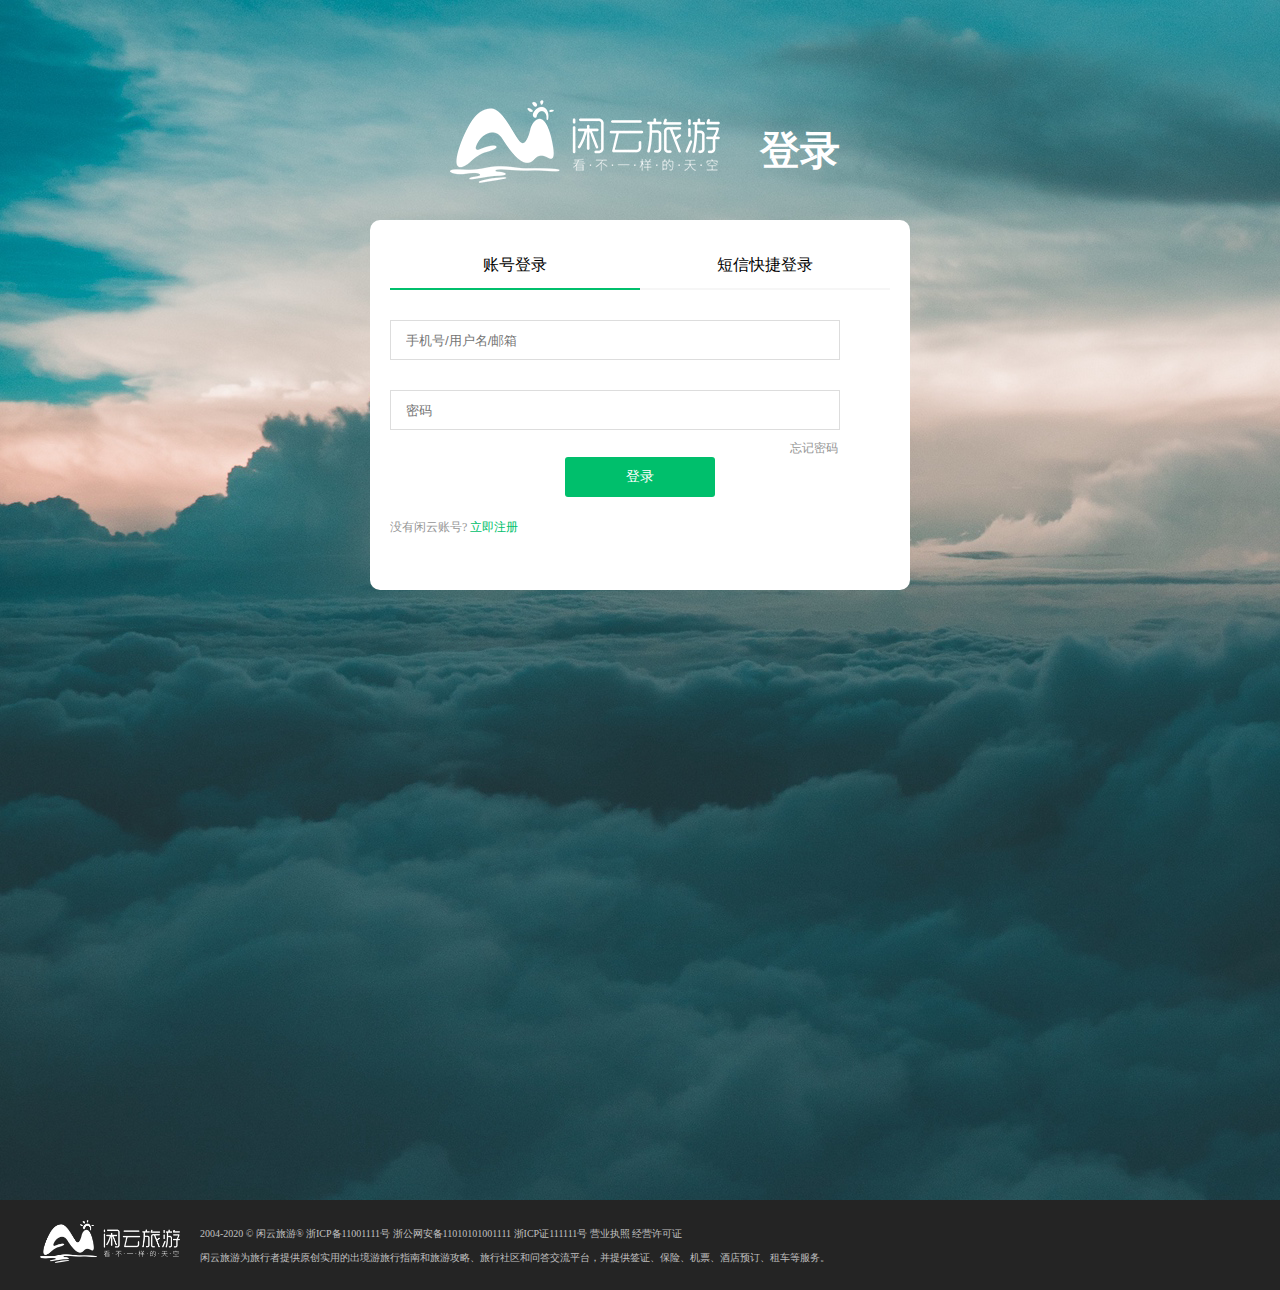
<file: html/login.html>
<html>

	<head>
		<meta charset="utf-8">
		<title>闲云旅游</title>
		<link rel="icon" href="../ico/favicon.ico">
		<link rel="stylesheet" type="text/css" href="../css/font-awesome.min.css" />
		<link rel="stylesheet" type="text/css" href="../css/layout.css" />
		<link rel="stylesheet" type="text/css" href="../css/login.css" />
	</head>

	<body>
		<div id="app">
			<div class="main">
				<div class="login-logo">
					<a href="../index.html">
						<img src="../img/logow.png" />
					</a>
					<span class="title">登录</span>
				</div>
				<div class="login-section ">
					<div class="login-section-title">
						<div @click="login(1)" :class="[change == 1 ? 'mess':'']">账号登录</div>
						<div @click="login(2)" :class="[change == 2 ? 'mess':'']">短信快捷登录</div>
					</div>
					<div v-if="change == 1" class="login-section-content">
						<div>
							<li>
								<input type="text" placeholder="手机号/用户名/邮箱" />
							</li>
							<li>
								<input type="text" placeholder="密码" />
							</li>
							<a href="" style="	display: block;font-size: 12px;color: #959595; padding-left: 400px;">忘记密码</a>
						</div>
						<div class="login-section-content-but">
							<a href="">登录</a>
						</div>
						<div class="login-section-content-bot">
							<p>没有闲云账号?
								<a href="register.html">立即注册</a>
							</p>
						</div>
					</div>

					<div v-if="change == 2" class="login-section-content">
						<li>
							<input type="text" placeholder="手机号"/>
						</li>
						<li style="margin-bottom: 30px;">
							<input type="text" placeholder="输入短信验证码" style="width: 225px;height: 40px;padding-left: 15px;border: 1px solid #ddd;"/>
							<a href="" style="color:#959595;">发送验证码</a>
						</li>
						<div class="login-section-content-but">
							<a href="">登录</a>
						</div>
						<div class="login-section-content-bot">
							<p>没有闲云账号?
								<a href="">立即注册</a>
							</p>
						</div>
						
					</div>
				</div>
			</div>
		</div>
		<div class="section footer">
			<div class="wrapper clearFloat">
				<div class="logo">
					<img src="../img/logow.png">
				</div>
				<div class="info">
					<p>2004-2020&nbsp;&copy;&nbsp;闲云旅游&reg;&nbsp;浙ICP备11001111号&nbsp;浙公网安备11010101001111&nbsp;浙ICP证111111号&nbsp;营业执照&nbsp;经营许可证</p>
					<p>闲云旅游为旅行者提供原创实用的出境游旅行指南和旅游攻略、旅行社区和问答交流平台，并提供签证、保险、机票、酒店预订、租车等服务。</p>
				</div>
			</div>
		</div>
		<script src="../js/vue.min.js" type="text/javascript" charset="utf-8"></script>
		<script type="text/javascript">
			var vm = new Vue({
				el: "#app",
				data: {
					change: 1
				},
				methods: {
					login: function(flag) {
						this.change = flag;
					}
				}
			})
		</script>
	</body>

</html>
</file>
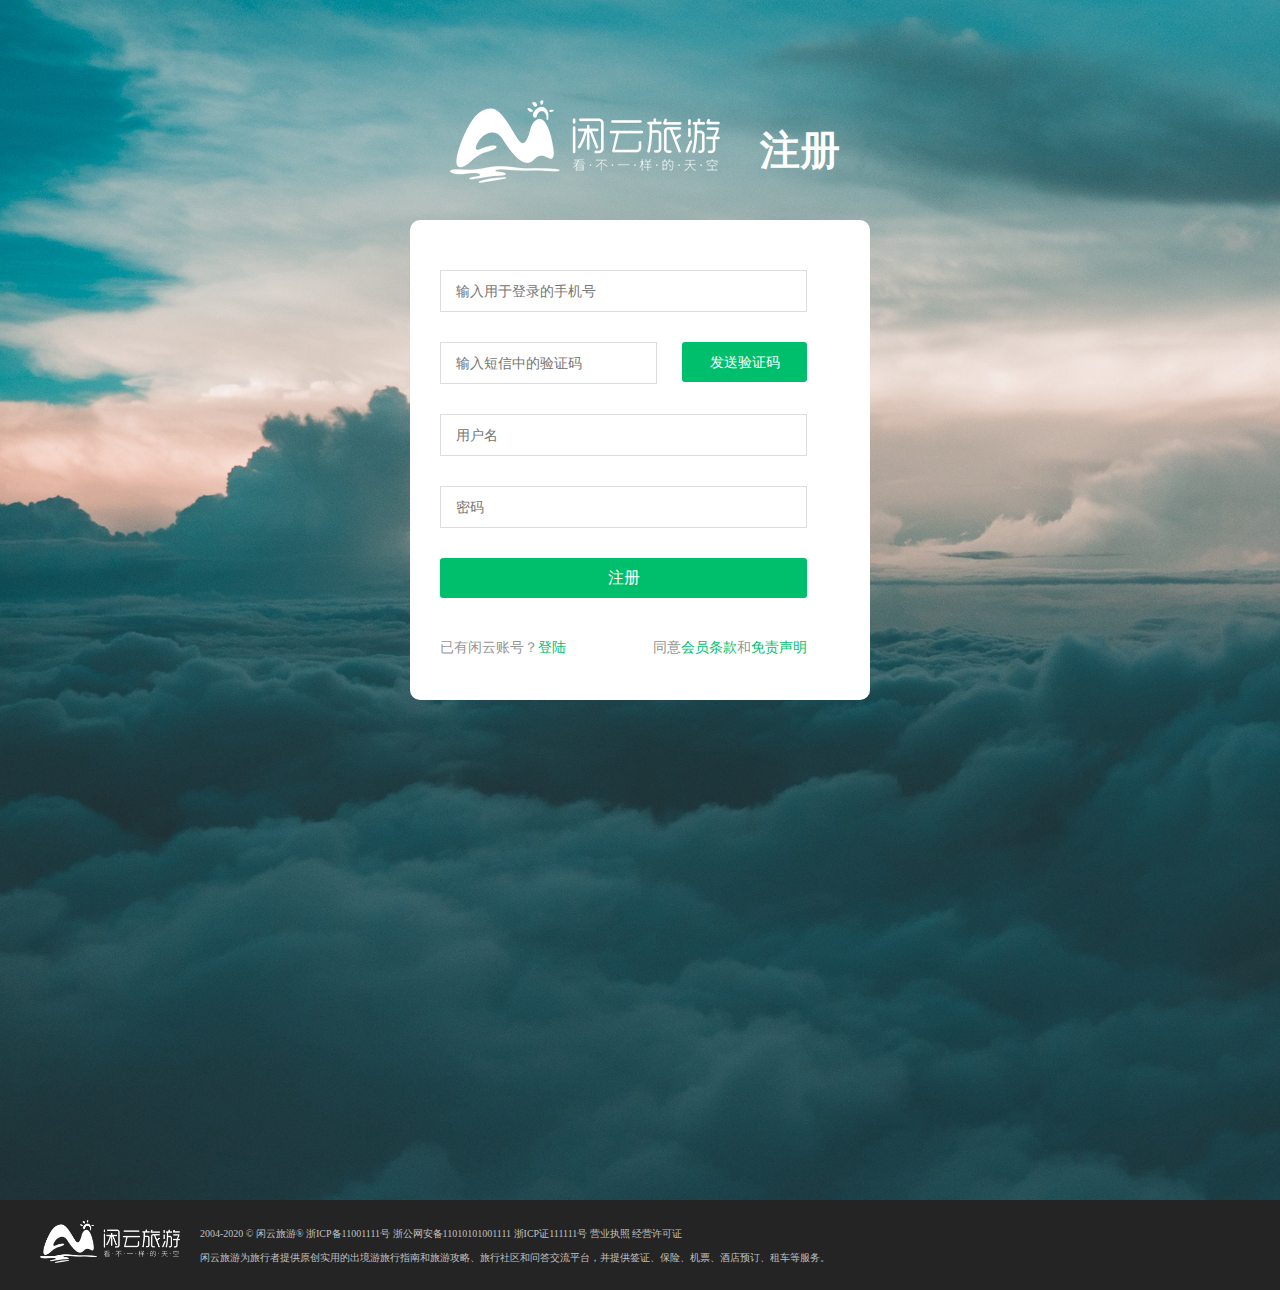
<file: html/register.html>
<!DOCTYPE html>
<html>

	<head>
		<meta charset="UTF-8">
		<title>闲云旅游</title>
		<link rel="icon" href="../ico/favicon.ico">
		<link rel="stylesheet" type="text/css" href="../css/font-awesome.min.css" />
		<link rel="stylesheet" type="text/css" href="../css/layout.css" />
		<link rel="stylesheet" type="text/css" href="../css/register.css" />
	</head>

	<body>
		<div id="app">
			<div class="main">
				<div class="login-logo">
					<a href="../index.html">
						<img src="../img/logow.png" />
					</a>
					<span class="title">注册</span>
				</div>
				<div class="register-section">
					<div class="register-section-layout">
						<div>
							<input class="input-phone" type="text" placeholder="输入用于登录的手机号" />
						</div>
						<div class="input-tip"></div>
						<div>
							<input class="input-error" type="text" placeholder="输入短信中的验证码" />
							<button class="btn-valid">
								<span style="display: block;">发送验证码</span>
							</button>
						</div>
						<div class="input-tip"></div>
						<div class="input-control">
							<input class="input" type="text" placeholder="用户名" />
						</div>
						<div class="input-tip"></div>
						<div>
							<input class="input" type="text" placeholder="密码" />
						</div>
						<div class="input-tip"></div>
						<div>
							<button class="btn-reg">
								<span style="display: ;">注册</span>
							</button>
						</div>
						<div class="input-tip"></div>
						<div class="register-bottom">
							<span>已有闲云账号？<a href="login.html">登陆</a></span>
							<span style="float: right;">同意<a href="">会员条款</a>和<a href="">免责声明</a></span>
						</div>
					</div>

				</div>
			</div>
			<div class="section footer">
				<div class="wrapper clearFloat">
					<div class="logo">
						<img src="../img/logow.png">
					</div>
					<div class="info">
						<p>2004-2020&nbsp;&copy;&nbsp;闲云旅游&reg;&nbsp;浙ICP备11001111号&nbsp;浙公网安备11010101001111&nbsp;浙ICP证111111号&nbsp;营业执照&nbsp;经营许可证</p>
						<p>闲云旅游为旅行者提供原创实用的出境游旅行指南和旅游攻略、旅行社区和问答交流平台，并提供签证、保险、机票、酒店预订、租车等服务。</p>
					</div>
				</div>
			</div>
		</div>
		<script src="../js/vue.min.js" type="text/javascript" charset="utf-8"></script>
		<script type="text/javascript">
			var vm = new Vue({
				el: "#app",

			})
		</script>
	</body>

</html>
</file>
<file: css/layout.css>
* {
	padding: 0;
	margin: 0;
}

i,em{
	font-style: normal;
}

ul li,li{
	list-style: none;
}

a{
	text-decoration:none;
	color: inherit;
}

img{
	display: block;
}

input{
	outline: none;
}

.clearFloat::after{
	display:block;
	clear:both;
	content:"";
	visibility:hidden;
	height:0
}

.section {
	position: relative;
	padding: 20px 0;
	min-width: 1200px;
}

.section .wrapper{
	margin: 0 auto;
	width: 1200px;
}

/* footer */
.footer{
	background-color: #242424;
}

.footer .logo{
	width: 140px;
	float: left;
}

.footer .logo img{
	width: 100%;
}

.footer .info{
	padding-left: 160px;
	padding-top: 2px;
	color: silver;
	font-size: 10px;
	line-height: 24px;
}

.navigation{
	width: 100%;
	min-width: 1200px;
	height: 30px;
	background-color:#323232;
	position: relative;
	z-index: 1000;
}

.navigation .logo{
	float: left;
	display: block;
	height: 24px;
	margin: 3px 20px 3px 30px;
}

.navigation .logo img{
	height: 100%;
	display: block;
}

.navigation li{
	float: left;
	height: 30px;
	line-height: 30px;
	font-size: 14px;
	color: #C0C0C0;
}

.navigation li a,
.navigation .vertical{
	display: inline-block;
	height: 100%;
	padding: 0 6px;
	margin-right: 6px;
	font-weight: 700;
}

.navigation .current,
.navigation li a:hover{
	color: #10b041;
}

.navigation .right{
	float: right;
	padding-right: 30px;
}
</file>
<file: css/login.css>
#app {
	position: relative;
}

.main {
	height: 1200px;
	background: url(../img/main1.png) no-repeat;
}

.login-logo {
	margin: 0 auto;
	padding-top: 100px;
	width: 380px;
	height: 100px;
	vertical-align: middle;
}

.login-logo img{
	display: inline-block;
}



.title {
	position: absolute;
	padding-left: 40px;
	text-align: center;
	font: bold 40px/100px "Arial";
	color: #FFFFFF;
}
.login-section {
	position: relative;
	width: 500px;
	height: 350px;
	padding: 20px 20px 0;
	margin: 20px auto 0;
	background: rgba(255, 255, 255, 1);
	border-radius: 10px;
}

.login-section-title {
	box-sizing: border-box;
	border-bottom: 1px solid#e8e8e8;
	height: 50px;
	line-height: 50px;
}

.login-section-title div {
	float: left;
	box-sizing: border-box;
	width: 50%;
	height: 50px;
	font-size: 16px;
	text-align: center;
	cursor: pointer;
	transition: color .2s;
	border-bottom: 2px solid #F6F6F6;
}

.login-section-title .mess {
	border-bottom: 2px solid #00BF6C;
}

.login-section-content {
	position: relative;
	height: 250px;
}

.login-section-content li {
	margin-top: 30px;
	margin-bottom: 10px;
	height: 40px;
}

.login-section-content input {
	width: 450px;
	height: 40px;
	padding-left: 15px;
	border: 1px solid #ddd;
}
.login-section-content div{
	position: relative;	
}


.login-section-content-but{
	position: absolute;
}
.login-section-content-but a{
	display: block;
	box-sizing: border-box;
	margin: 0 auto;
	width: 150px;
	text-align: center;
	font-family: "微软雅黑";
	height: 40px;
	line-height: 40px;
	border-radius: 3px;
	font-size: 14px;
	color: #fff;
	vertical-align: top;
	background-color: #00BF6C;
}
.login-section-content-bot{
	padding: 20px 0;
    height: 20px;
    line-height: 20px;
    color:#959595;
    font-size: 12px;
}
.login-section-content-bot a{
	color: #00BF6C;
}
.login-section-content-bot p{
	float: left;
}
</file>
<file: css/register.css>
#app {
	position: relative;
}

.main {
	height: 1200px;
	background: url(../img/main1.png) no-repeat;
}

.login-logo {
	margin: 0 auto;
	padding-top: 100px;
	width: 380px;
	height: 100px;
	vertical-align: middle;
}

.login-logo img{
	display: inline-block;
}

.title {
	position: absolute;
	padding-left: 40px;
	text-align: center;
	font: bold 40px/100px "Arial";
	color: #FFFFFF;
}

.register-section {
	position: relative;
	width: 400px;
	height: 420px;
	margin: 20px auto 0;
	padding: 30px 30px;
	background: rgba(255, 255, 255, 1);
	border-radius: 10px;
}

.register-section-layout {
	position: absolute;
	padding-top: 20px;
}

.register-section-layout div {}

.input-phone {
	width: 350px;
	height: 40px;
	line-height: 40px;
	padding-left: 15px;
	border: 1px solid #ddd;
	font-size: 14px;
}

.input-error {
	width: 200px;
	height: 40px;
	line-height: 40px;
	font-size: 14px;
	padding-left: 15px;
	border: 1px solid #ddd;
}

.input-tip {
	height: 30px;
	line-height: 30px;
	color: #959595;
}

.btn-valid {
	float: right;
	display: block;
	box-sizing: border-box;
	border: 0;
	padding: 0 15px;
	border-radius: 3px;
	color: #fff;
	cursor: pointer;
	vertical-align: top;
	background-color: #00BF6C;
	margin-left: 4px;
	width: 125px;
	height: 40px;
	line-height: 40px;
	font-size: 14px;
}

.input {
	width: 350px;
	height: 40px;
	line-height: 40px;
	font-size: 14px;
	padding-left: 15px;
	border: 1px solid #ddd;
}

.btn-reg {
	display: block;
	box-sizing: border-box;
	border: 0;
	width: 367px;
	height: 40px;
	line-height: 40px;
	border-radius: 3px;
	font-size: 16px;
	color: #fff;
	cursor: pointer;
	vertical-align: top;
	background-color: #00BF6C;
}

.register-bottom {
	width: 100%;
	padding: 10px 0;
	height: 20px;
	line-height: 20px;
	color: #959595;
	font-size: 14px;
}
.register-bottom a{
	color: #00BF6C;
}
</file>
